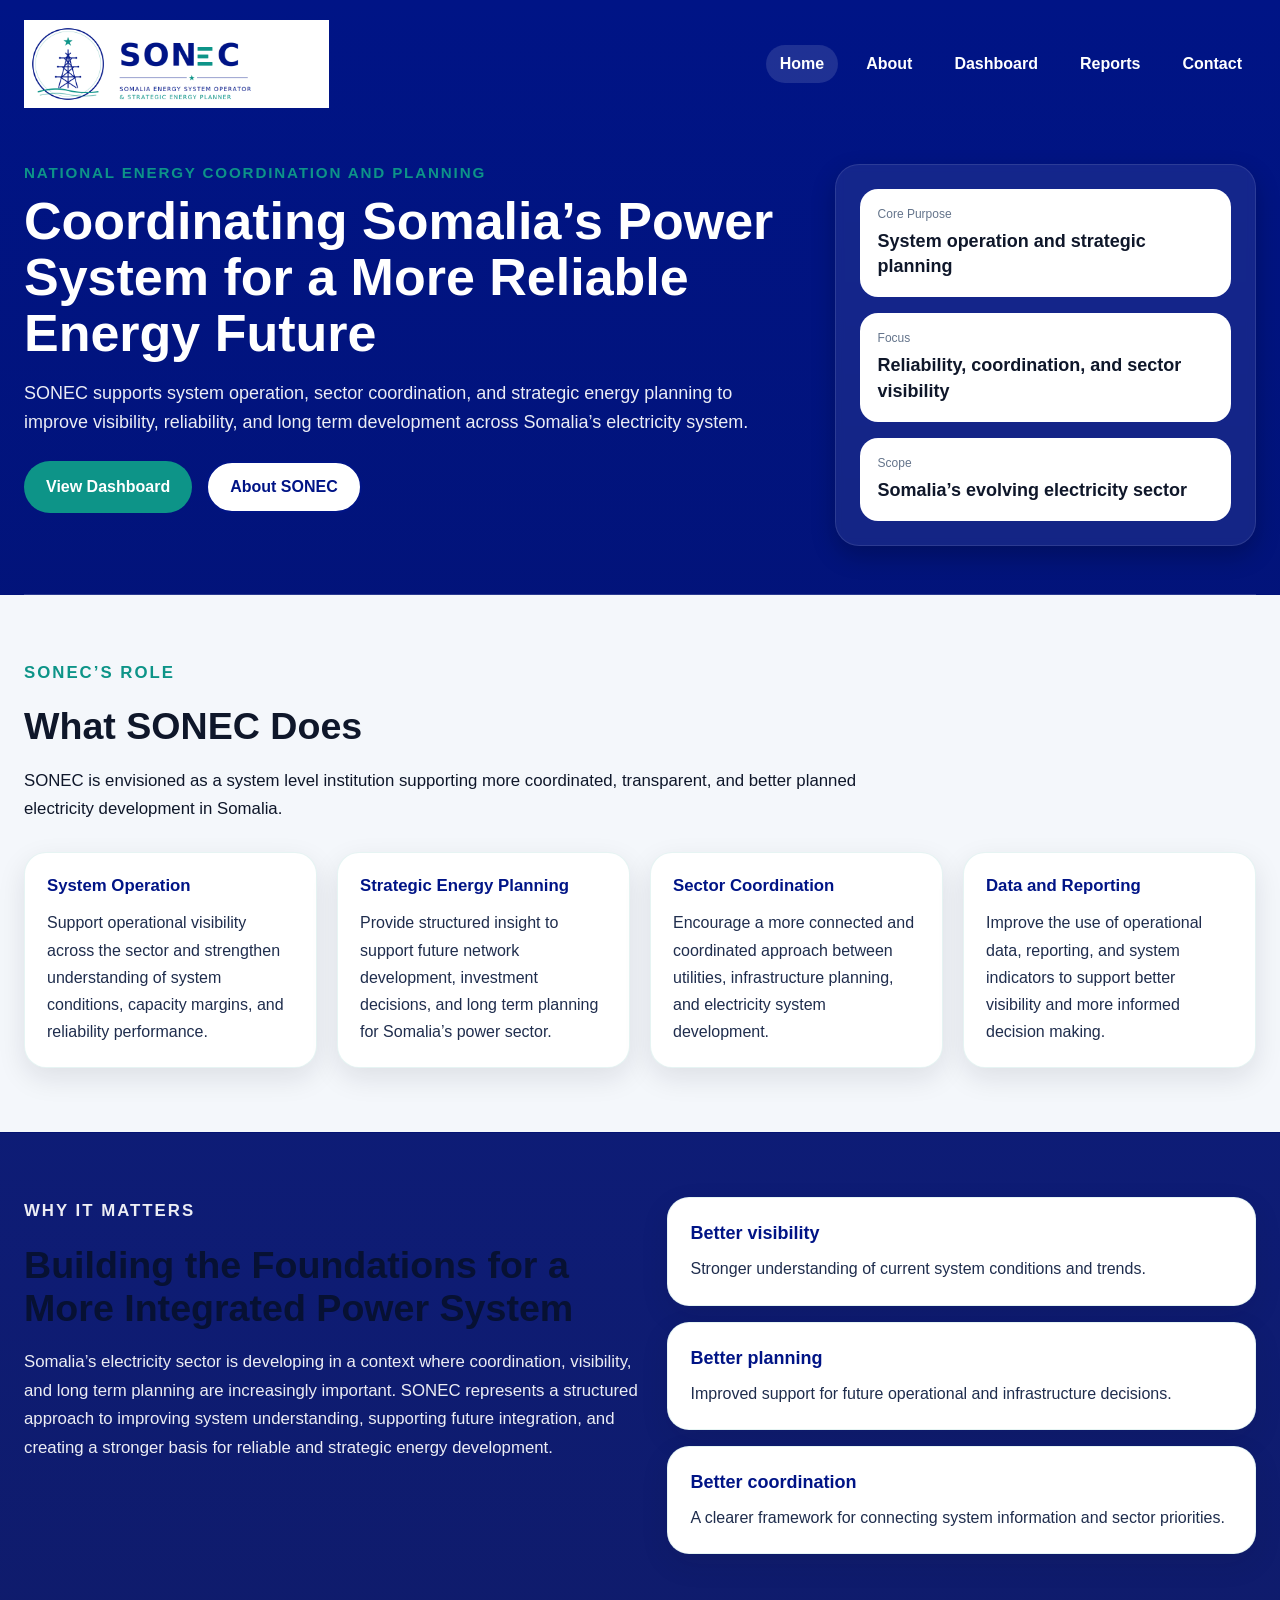
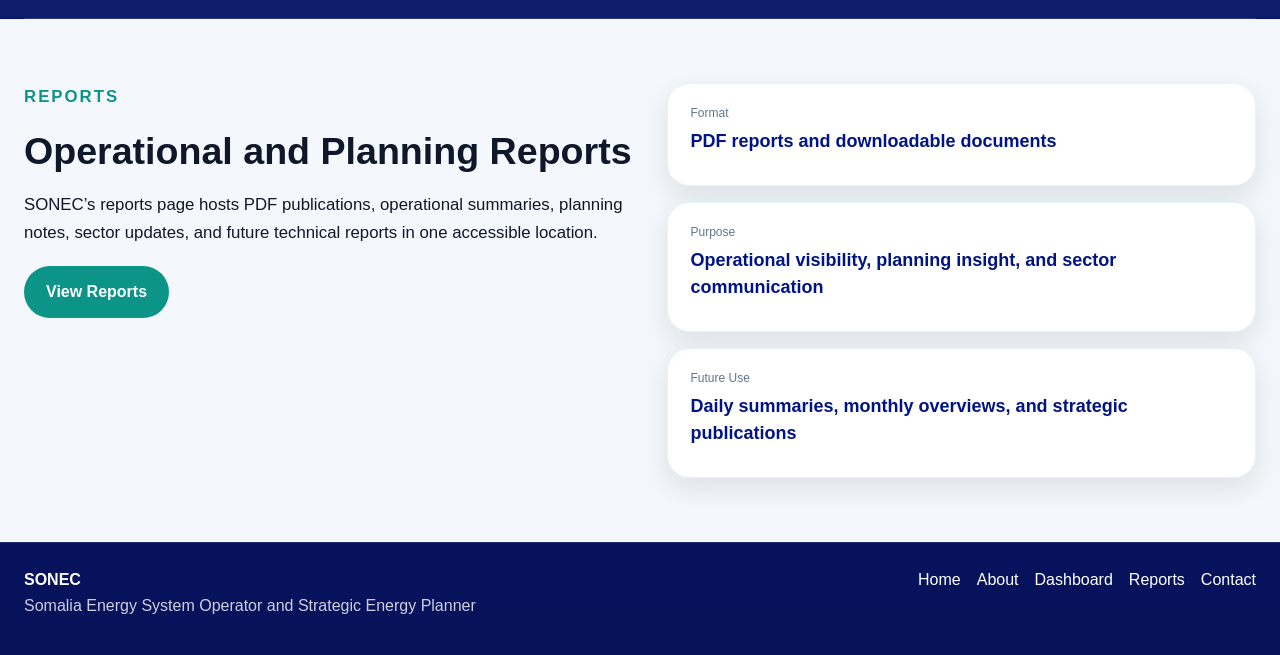
<file: index.html>
<!DOCTYPE html>
<html lang="en">
<head>
  <meta charset="UTF-8" />
  <meta name="viewport" content="width=device-width, initial-scale=1.0" />
  <title>SONEC | Somalia Energy System Operator</title>
  <link rel="stylesheet" href="style.css" />
</head>
<body>
  <header class="site-header">
    <div class="container nav-wrap">
      <a href="index.html" class="logo-link">
        <img src="./assets/logo-horizontal.png" alt="SONEC logo" class="site-logo" />
      </a>

      <nav class="site-nav">
        <a href="index.html" class="nav-link active">Home</a>
        <a href="about.html" class="nav-link">About</a>
        <a href="dashboard.html" class="nav-link">Dashboard</a>
        <a href="reports.html" class="nav-link">Reports</a>
        <a href="contact.html" class="nav-link">Contact</a>
      </nav>
    </div>
  </header>

  <main>
    <section class="hero section-block hero-block">
      <div class="container hero-grid">
        <div class="hero-text">
          <p class="eyebrow">National Energy Coordination and Planning</p>
          <h1>Coordinating Somalia’s Power System for a More Reliable Energy Future</h1>
          <p class="hero-copy">
            SONEC supports system operation, sector coordination, and strategic energy planning
            to improve visibility, reliability, and long term development across Somalia’s electricity system.
          </p>

          <div class="hero-actions">
            <a href="dashboard.html" class="btn btn-primary">View Dashboard</a>
            <a href="about.html" class="btn btn-secondary">About SONEC</a>
          </div>
        </div>

        <div class="hero-card">
          <div class="hero-stat">
            <span class="hero-stat-label">Core Purpose</span>
            <strong>System operation and strategic planning</strong>
          </div>

          <div class="hero-stat">
            <span class="hero-stat-label">Focus</span>
            <strong>Reliability, coordination, and sector visibility</strong>
          </div>

          <div class="hero-stat">
            <span class="hero-stat-label">Scope</span>
            <strong>Somalia’s evolving electricity sector</strong>
          </div>
        </div>
      </div>
    </section>

    <section class="section-divider">
      <div class="container">
        <div class="divider-line"></div>
      </div>
    </section>

    <section class="role-section section-block section-light">
      <div class="container">
        <div class="section-heading dark-text">
          <p class="eyebrow">SONEC’s Role</p>
          <h2>What SONEC Does</h2>
          <p>
            SONEC is envisioned as a system level institution supporting more coordinated,
            transparent, and better planned electricity development in Somalia.
          </p>
        </div>

        <div class="role-grid">
          <div class="role-card">
            <h3>System Operation</h3>
            <p>
              Support operational visibility across the sector and strengthen understanding of system conditions,
              capacity margins, and reliability performance.
            </p>
          </div>

          <div class="role-card">
            <h3>Strategic Energy Planning</h3>
            <p>
              Provide structured insight to support future network development, investment decisions,
              and long term planning for Somalia’s power sector.
            </p>
          </div>

          <div class="role-card">
            <h3>Sector Coordination</h3>
            <p>
              Encourage a more connected and coordinated approach between utilities, infrastructure planning,
              and electricity system development.
            </p>
          </div>

          <div class="role-card">
            <h3>Data and Reporting</h3>
            <p>
              Improve the use of operational data, reporting, and system indicators to support
              better visibility and more informed decision making.
            </p>
          </div>
        </div>
      </div>
    </section>

    <section class="section-divider">
      <div class="container">
        <div class="divider-line divider-light"></div>
      </div>
    </section>

    <section class="importance-section section-block section-dark-alt">
      <div class="container importance-grid">
        <div class="importance-text">
          <p class="eyebrow">Why It Matters</p>
          <h2>Building the Foundations for a More Integrated Power System</h2>
          <p>
            Somalia’s electricity sector is developing in a context where coordination, visibility,
            and long term planning are increasingly important. SONEC represents a structured approach
            to improving system understanding, supporting future integration, and creating a stronger
            basis for reliable and strategic energy development.
          </p>
        </div>

        <div class="importance-points">
          <div class="point-card">
            <strong>Better visibility</strong>
            <span>Stronger understanding of current system conditions and trends.</span>
          </div>

          <div class="point-card">
            <strong>Better planning</strong>
            <span>Improved support for future operational and infrastructure decisions.</span>
          </div>

          <div class="point-card">
            <strong>Better coordination</strong>
            <span>A clearer framework for connecting system information and sector priorities.</span>
          </div>
        </div>
      </div>
    </section>

    <section class="section-divider">
      <div class="container">
        <div class="divider-line"></div>
      </div>
    </section>

    <section class="reports-preview section-block section-light">
      <div class="container reports-preview-grid">
        <div class="reports-preview-text dark-text">
          <p class="eyebrow">Reports</p>
          <h2>Operational and Planning Reports</h2>
          <p>
            SONEC’s reports page hosts PDF publications, operational summaries, planning notes,
            sector updates, and future technical reports in one accessible location.
          </p>
          <a href="reports.html" class="btn btn-primary">View Reports</a>
        </div>

        <div class="reports-preview-card">
          <div class="report-mini-card">
            <span class="report-mini-label">Format</span>
            <strong>PDF reports and downloadable documents</strong>
          </div>
          <div class="report-mini-card">
            <span class="report-mini-label">Purpose</span>
            <strong>Operational visibility, planning insight, and sector communication</strong>
          </div>
          <div class="report-mini-card">
            <span class="report-mini-label">Future Use</span>
            <strong>Daily summaries, monthly overviews, and strategic publications</strong>
          </div>
        </div>
      </div>
    </section>
  </main>

  <footer class="site-footer">
    <div class="container footer-wrap">
      <div>
        <strong>SONEC</strong>
        <p>Somalia Energy System Operator and Strategic Energy Planner</p>
      </div>

      <div class="footer-links">
        <a href="index.html">Home</a>
        <a href="about.html">About</a>
        <a href="dashboard.html">Dashboard</a>
        <a href="reports.html">Reports</a>
        <a href="contact.html">Contact</a>
      </div>
    </div>
  </footer>
</body>
</html>
</file>
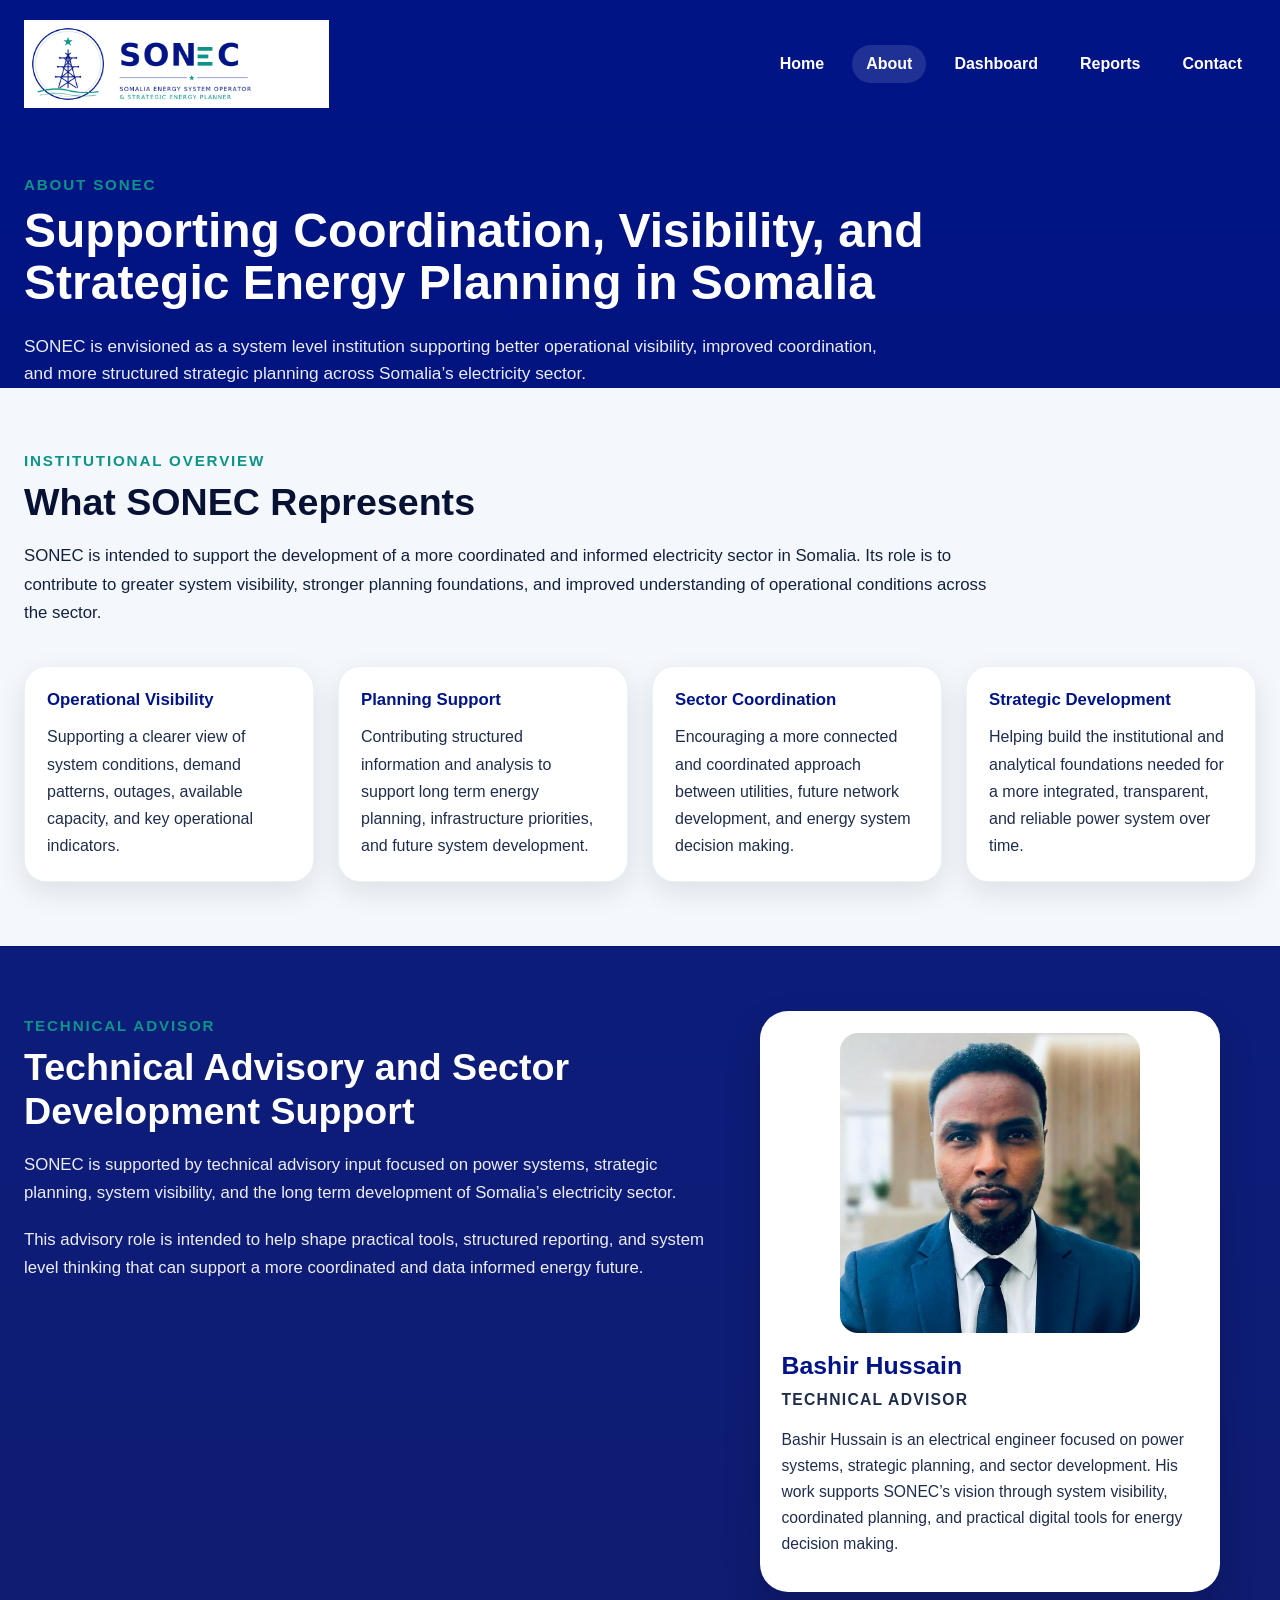
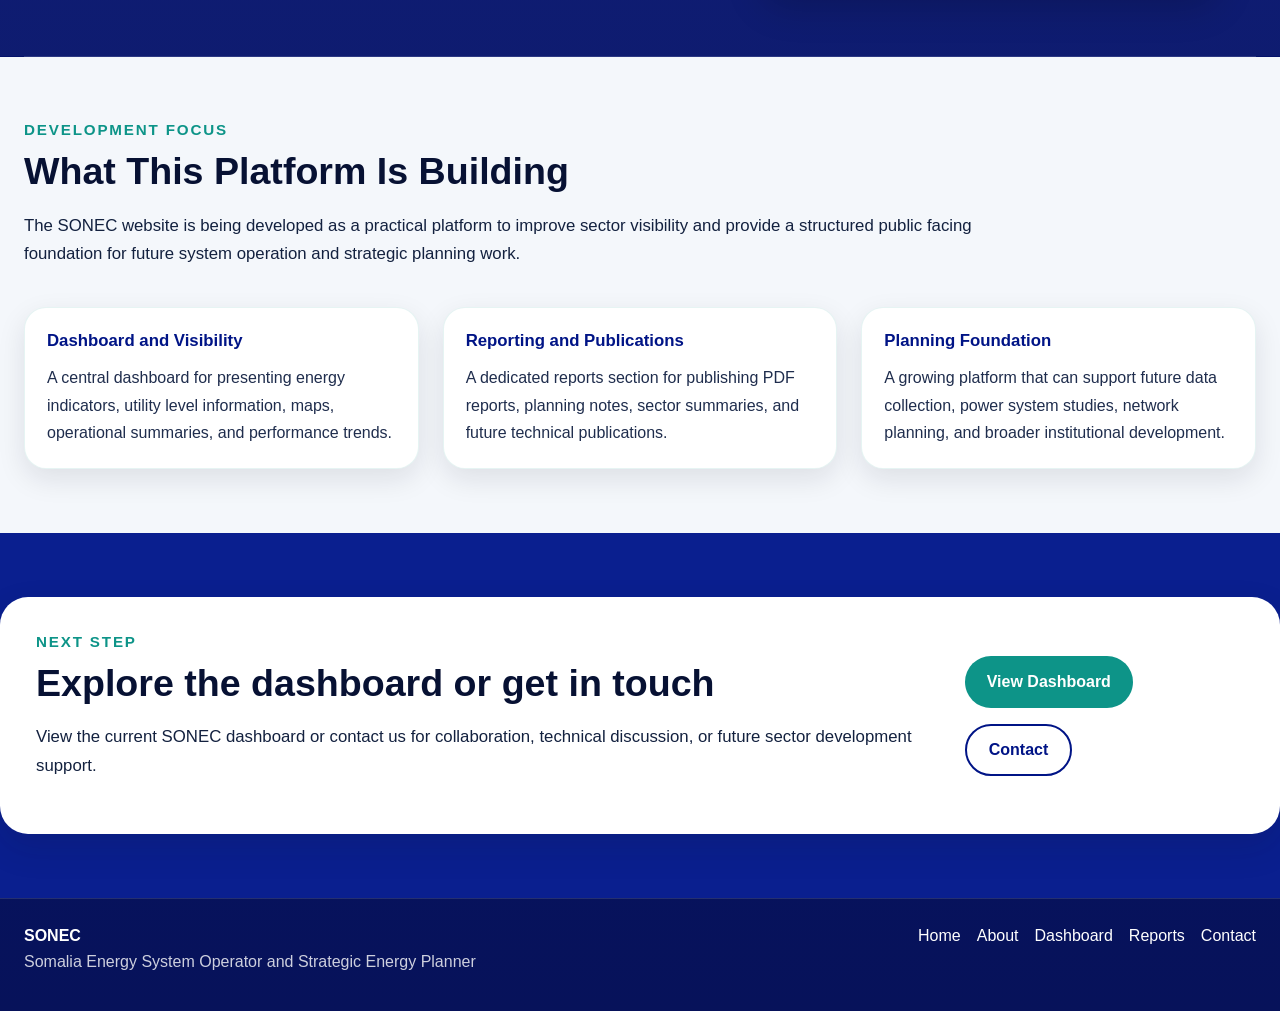
<file: about.html>
<!DOCTYPE html>
<html lang="en">
<head>
  <meta charset="UTF-8" />
  <meta name="viewport" content="width=device-width, initial-scale=1.0" />
  <title>SONEC | About</title>
  <link rel="stylesheet" href="style.css" />
</head>
<body>
  <header class="site-header">
    <div class="container nav-wrap">
      <a href="index.html" class="logo-link">
        <img src="./assets/logo-horizontal.png" alt="SONEC logo" class="site-logo" />
      </a>

      <nav class="site-nav">
        <a href="index.html" class="nav-link">Home</a>
        <a href="about.html" class="nav-link active">About</a>
        <a href="dashboard.html" class="nav-link">Dashboard</a>
        <a href="reports.html" class="nav-link">Reports</a>
        <a href="contact.html" class="nav-link">Contact</a>
      </nav>
    </div>
  </header>

  <main>
    <section class="page-hero">
      <div class="container">
        <p class="section-eyebrow">ABOUT SONEC</p>
        <h1 class="page-title">
          Supporting Coordination, Visibility, and Strategic Energy Planning in Somalia
        </h1>
        <p class="page-subtitle">
          SONEC is envisioned as a system level institution supporting better operational visibility,
          improved coordination, and more structured strategic planning across Somalia’s electricity sector.
        </p>
      </div>
    </section>

    <section class="content-section light-section">
      <div class="container">
        <p class="section-eyebrow">INSTITUTIONAL OVERVIEW</p>
        <h2 class="section-title">What SONEC Represents</h2>
        <p class="section-text section-text-wide">
          SONEC is intended to support the development of a more coordinated and informed electricity sector
          in Somalia. Its role is to contribute to greater system visibility, stronger planning foundations,
          and improved understanding of operational conditions across the sector.
        </p>

        <div class="feature-grid four-grid">
          <div class="info-card">
            <h3>Operational Visibility</h3>
            <p>
              Supporting a clearer view of system conditions, demand patterns, outages, available capacity,
              and key operational indicators.
            </p>
          </div>

          <div class="info-card">
            <h3>Planning Support</h3>
            <p>
              Contributing structured information and analysis to support long term energy planning,
              infrastructure priorities, and future system development.
            </p>
          </div>

          <div class="info-card">
            <h3>Sector Coordination</h3>
            <p>
              Encouraging a more connected and coordinated approach between utilities, future network
              development, and energy system decision making.
            </p>
          </div>

          <div class="info-card">
            <h3>Strategic Development</h3>
            <p>
              Helping build the institutional and analytical foundations needed for a more integrated,
              transparent, and reliable power system over time.
            </p>
          </div>
        </div>
      </div>
    </section>

    <section class="section-divider">
      <div class="container">
        <div class="divider-line divider-light"></div>
      </div>
    </section>

    <section class="content-section dark-section">
      <div class="container advisor-section">
        <div class="advisor-text-block">
          <p class="section-eyebrow">TECHNICAL ADVISOR</p>
          <h2 class="section-title section-title-light">Technical Advisory and Sector Development Support</h2>

          <p class="section-text section-text-light">
            SONEC is supported by technical advisory input focused on power systems, strategic planning,
            system visibility, and the long term development of Somalia’s electricity sector.
          </p>

          <p class="section-text section-text-light">
            This advisory role is intended to help shape practical tools, structured reporting, and
            system level thinking that can support a more coordinated and data informed energy future.
          </p>
        </div>

        <div class="advisor-profile-card">
          <img src="./assets/profile.jpeg" alt="Technical Advisor profile photo" class="advisor-image" />

          <div class="advisor-profile-content">
            <h3 class="advisor-name">Bashir Hussain</h3>
            <p class="advisor-role">Technical Advisor</p>

            <p>
              Bashir Hussain is an electrical engineer focused on power systems, strategic planning,
              and sector development. His work supports SONEC’s vision through system visibility,
              coordinated planning, and practical digital tools for energy decision making.
            </p>
          </div>
        </div>
      </div>
    </section>

    <section class="section-divider">
      <div class="container">
        <div class="divider-line"></div>
      </div>
    </section>

    <section class="content-section light-section">
      <div class="container">
        <p class="section-eyebrow">DEVELOPMENT FOCUS</p>
        <h2 class="section-title">What This Platform Is Building</h2>
        <p class="section-text section-text-wide">
          The SONEC website is being developed as a practical platform to improve sector visibility and
          provide a structured public facing foundation for future system operation and strategic planning work.
        </p>

        <div class="feature-grid three-grid">
          <div class="info-card">
            <h3>Dashboard and Visibility</h3>
            <p>
              A central dashboard for presenting energy indicators, utility level information, maps,
              operational summaries, and performance trends.
            </p>
          </div>

          <div class="info-card">
            <h3>Reporting and Publications</h3>
            <p>
              A dedicated reports section for publishing PDF reports, planning notes, sector summaries,
              and future technical publications.
            </p>
          </div>

          <div class="info-card">
            <h3>Planning Foundation</h3>
            <p>
              A growing platform that can support future data collection, power system studies,
              network planning, and broader institutional development.
            </p>
          </div>
        </div>
      </div>
    </section>

    <section class="content-section cta-section">
      <div class="container cta-card">
        <div>
          <p class="section-eyebrow">NEXT STEP</p>
          <h2 class="section-title">Explore the dashboard or get in touch</h2>
          <p class="section-text">
            View the current SONEC dashboard or contact us for collaboration, technical discussion,
            or future sector development support.
          </p>
        </div>

        <div class="cta-actions">
          <a href="dashboard.html" class="btn btn-primary">View Dashboard</a>
          <a href="contact.html" class="btn btn-secondary">Contact</a>
        </div>
      </div>
    </section>
  </main>

  <footer class="site-footer">
    <div class="container footer-wrap">
      <div>
        <strong>SONEC</strong>
        <p>Somalia Energy System Operator and Strategic Energy Planner</p>
      </div>

      <div class="footer-links">
        <a href="index.html">Home</a>
        <a href="about.html">About</a>
        <a href="dashboard.html">Dashboard</a>
        <a href="reports.html">Reports</a>
        <a href="contact.html">Contact</a>
      </div>
    </div>
  </footer>
</body>
</html>
</file>
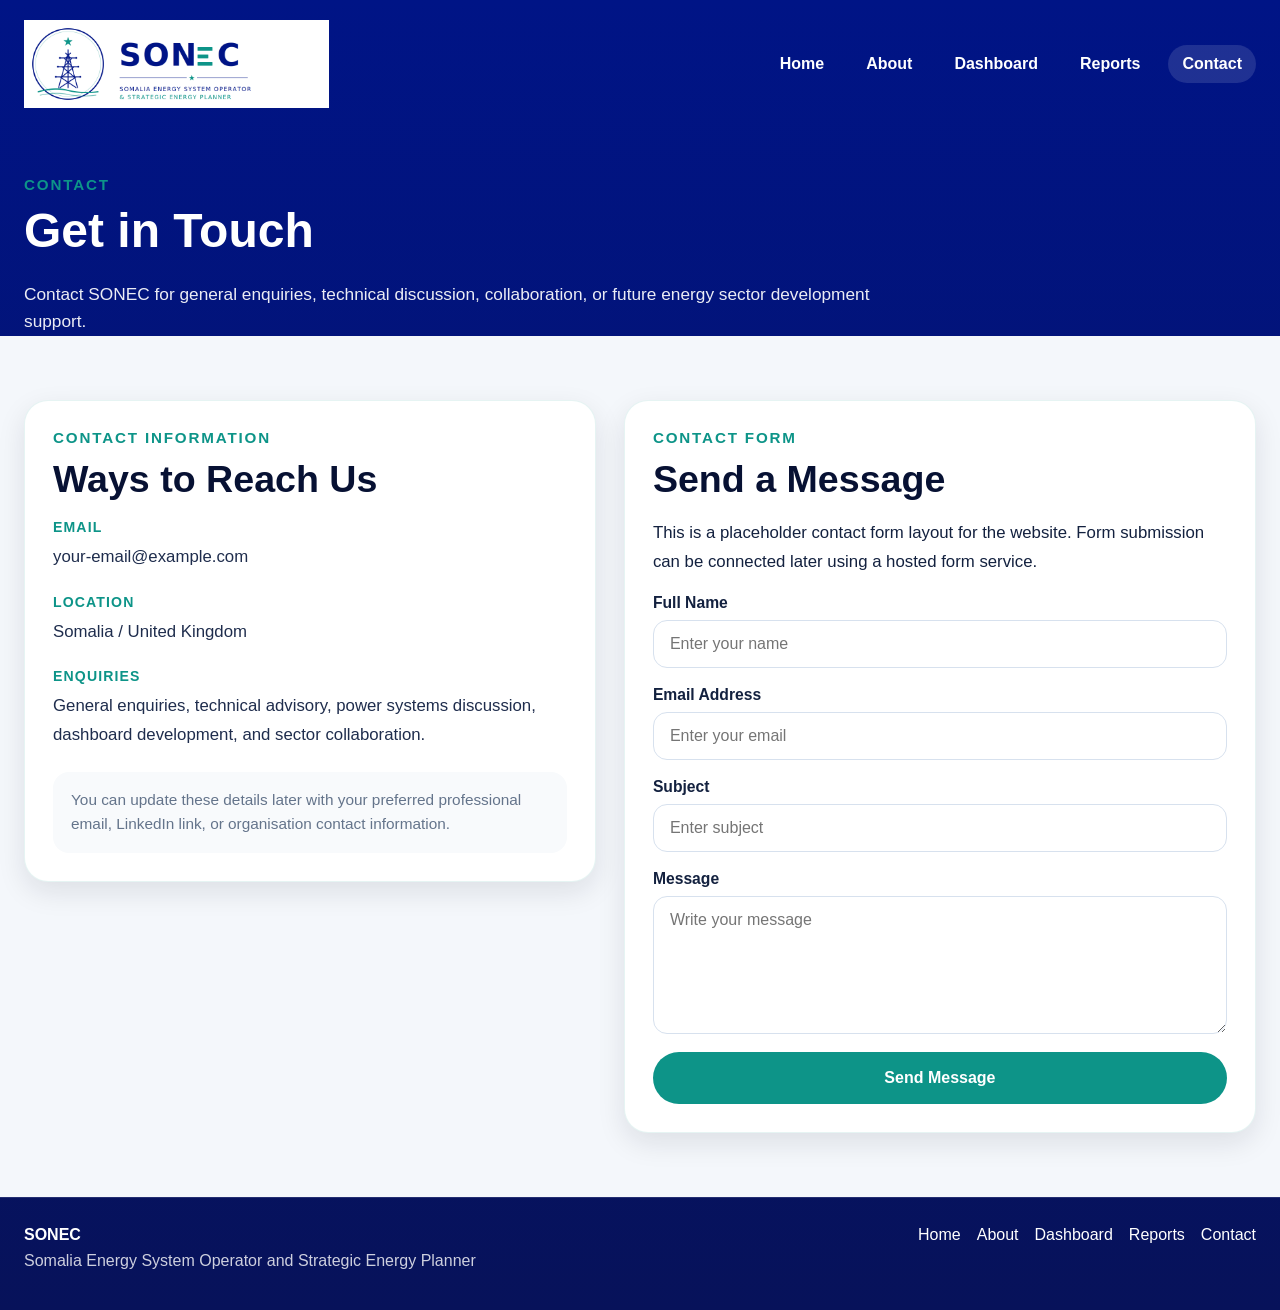
<file: contact.html>
<!DOCTYPE html>
<html lang="en">
<head>
  <meta charset="UTF-8" />
  <meta name="viewport" content="width=device-width, initial-scale=1.0" />
  <title>Contact | SONEC</title>
  <link rel="stylesheet" href="style.css" />
</head>
<body>
  <header class="site-header">
    <div class="container nav-wrap">
      <a href="index.html" class="logo-link">
        <img src="./assets/logo-horizontal.png" alt="SONEC logo" class="site-logo" />
      </a>

      <nav class="site-nav">
        <a href="index.html" class="nav-link">Home</a>
        <a href="about.html" class="nav-link">About</a>
        <a href="dashboard.html" class="nav-link">Dashboard</a>
        <a href="reports.html" class="nav-link">Reports</a>
        <a href="contact.html" class="nav-link active">Contact</a>
      </nav>
    </div>
  </header>

  <main>
    <section class="page-hero">
      <div class="container">
        <p class="section-eyebrow">CONTACT</p>
        <h1 class="page-title">Get in Touch</h1>
        <p class="page-subtitle">
          Contact SONEC for general enquiries, technical discussion, collaboration,
          or future energy sector development support.
        </p>
      </div>
    </section>

    <section class="content-section light-section">
      <div class="container contact-grid">
        <div class="contact-info-card">
          <p class="section-eyebrow">Contact Information</p>
          <h2 class="section-title">Ways to Reach Us</h2>

          <div class="contact-item">
            <span class="contact-label">Email</span>
            <p class="contact-value">your-email@example.com</p>
          </div>

          <div class="contact-item">
            <span class="contact-label">Location</span>
            <p class="contact-value">Somalia / United Kingdom</p>
          </div>

          <div class="contact-item">
            <span class="contact-label">Enquiries</span>
            <p class="contact-value">
              General enquiries, technical advisory, power systems discussion,
              dashboard development, and sector collaboration.
            </p>
          </div>

          <div class="contact-note">
            You can update these details later with your preferred professional email,
            LinkedIn link, or organisation contact information.
          </div>
        </div>

        <div class="contact-form-card">
          <p class="section-eyebrow">Contact Form</p>
          <h2 class="section-title">Send a Message</h2>
          <p class="section-text">
            This is a placeholder contact form layout for the website. Form submission
            can be connected later using a hosted form service.
          </p>

          <form class="contact-form" onsubmit="return false;">
            <div class="form-row">
              <label for="name">Full Name</label>
              <input id="name" type="text" placeholder="Enter your name" />
            </div>

            <div class="form-row">
              <label for="email">Email Address</label>
              <input id="email" type="email" placeholder="Enter your email" />
            </div>

            <div class="form-row">
              <label for="subject">Subject</label>
              <input id="subject" type="text" placeholder="Enter subject" />
            </div>

            <div class="form-row">
              <label for="message">Message</label>
              <textarea id="message" rows="6" placeholder="Write your message"></textarea>
            </div>

            <button class="btn btn-primary" type="submit">Send Message</button>
          </form>
        </div>
      </div>
    </section>
  </main>

  <footer class="site-footer">
    <div class="container footer-wrap">
      <div>
        <strong>SONEC</strong>
        <p>Somalia Energy System Operator and Strategic Energy Planner</p>
      </div>

      <div class="footer-links">
        <a href="index.html">Home</a>
        <a href="about.html">About</a>
        <a href="dashboard.html">Dashboard</a>
        <a href="reports.html">Reports</a>
        <a href="contact.html">Contact</a>
      </div>
    </div>
  </footer>
</body>
</html>
</file>
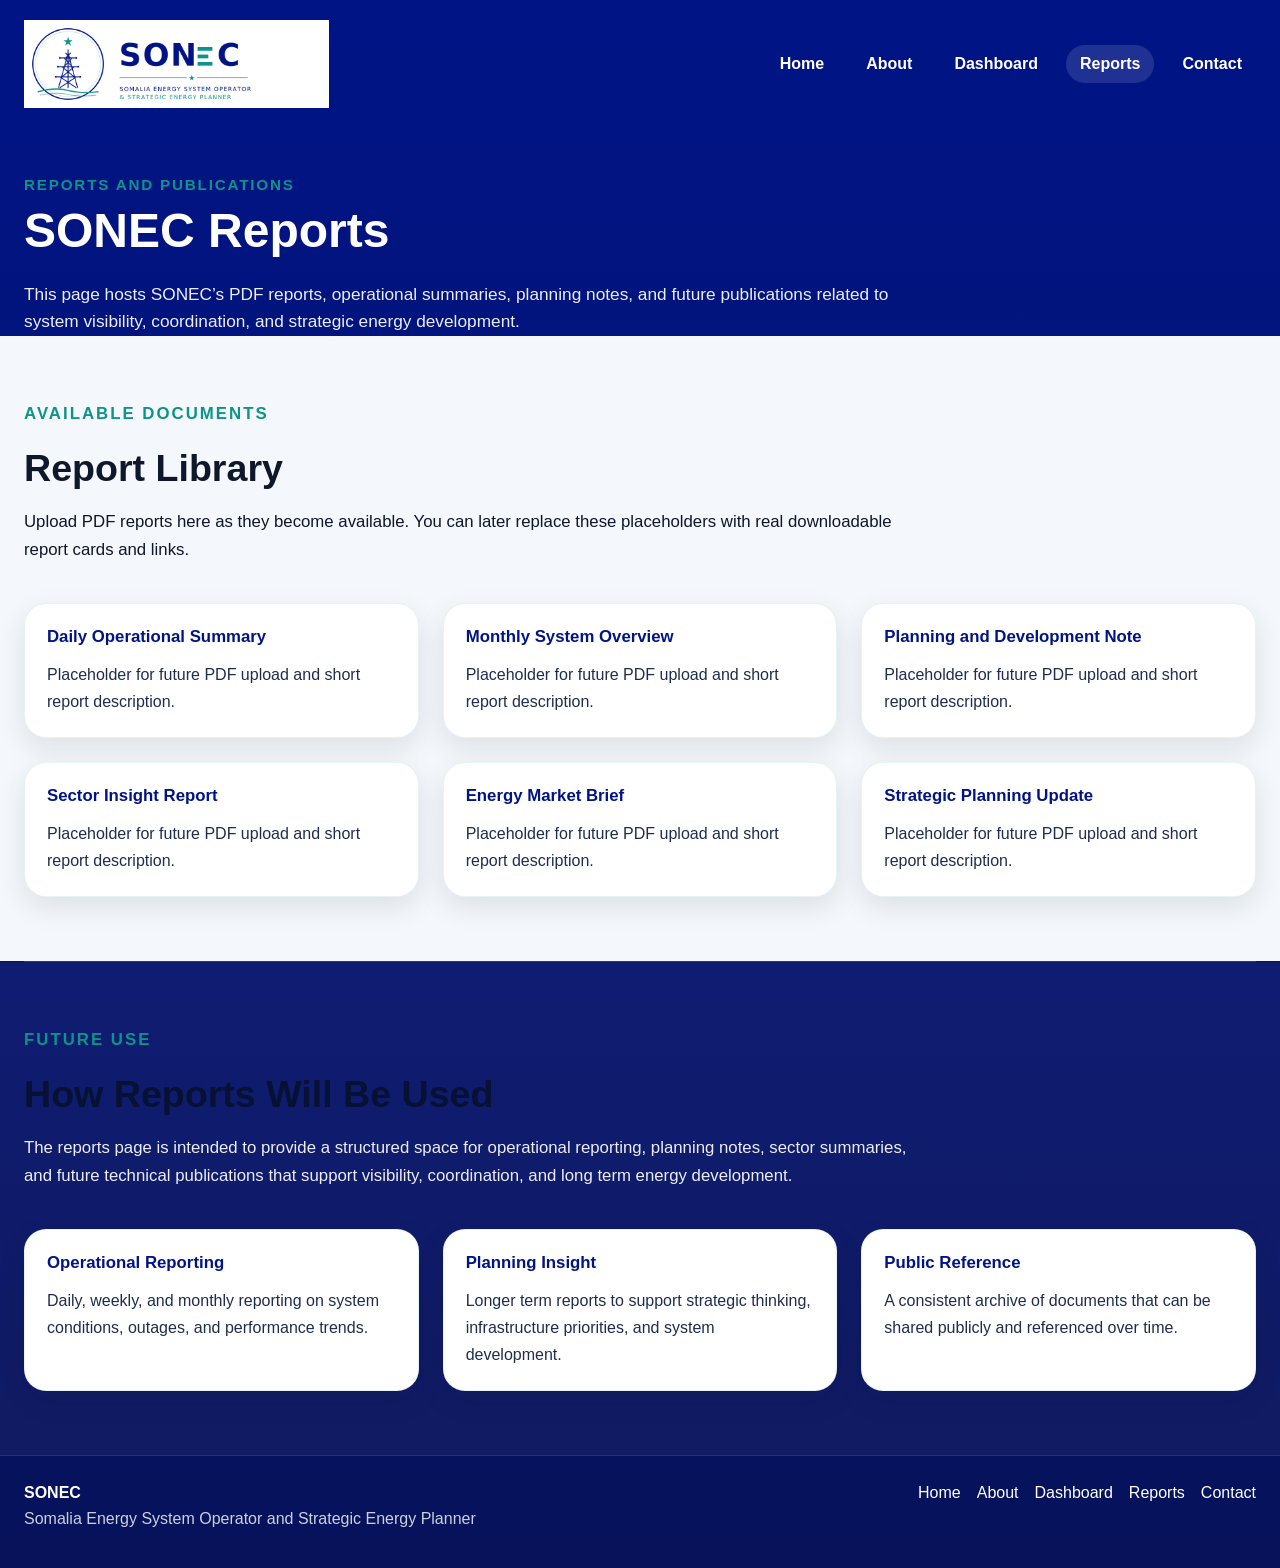
<file: reports.html>
<!DOCTYPE html>
<html lang="en">
<head>
  <meta charset="UTF-8" />
  <meta name="viewport" content="width=device-width, initial-scale=1.0" />
  <title>SONEC | Reports</title>
  <link rel="stylesheet" href="style.css" />
</head>
<body>
  <header class="site-header">
    <div class="container nav-wrap">
      <a href="index.html" class="logo-link">
        <img src="./assets/logo-horizontal.png" alt="SONEC logo" class="site-logo" />
      </a>

      <nav class="site-nav">
        <a href="index.html" class="nav-link">Home</a>
        <a href="about.html" class="nav-link">About</a>
        <a href="dashboard.html" class="nav-link">Dashboard</a>
        <a href="reports.html" class="nav-link active">Reports</a>
        <a href="contact.html" class="nav-link">Contact</a>
      </nav>
    </div>
  </header>

  <main>
    <section class="page-hero">
      <div class="container">
        <p class="section-eyebrow">REPORTS AND PUBLICATIONS</p>
        <h1 class="page-title">SONEC Reports</h1>
        <p class="page-subtitle">
          This page hosts SONEC’s PDF reports, operational summaries, planning notes,
          and future publications related to system visibility, coordination, and strategic energy development.
        </p>
      </div>
    </section>

    <section class="content-section light-section">
      <div class="container">
        <div class="section-heading dark-text">
          <p class="section-eyebrow">AVAILABLE DOCUMENTS</p>
          <h2 class="section-title">Report Library</h2>
          <p class="section-text section-text-wide">
            Upload PDF reports here as they become available. You can later replace these placeholders
            with real downloadable report cards and links.
          </p>
        </div>

        <div class="feature-grid three-grid">
          <div class="info-card">
            <h3>Daily Operational Summary</h3>
            <p>
              Placeholder for future PDF upload and short report description.
            </p>
          </div>

          <div class="info-card">
            <h3>Monthly System Overview</h3>
            <p>
              Placeholder for future PDF upload and short report description.
            </p>
          </div>

          <div class="info-card">
            <h3>Planning and Development Note</h3>
            <p>
              Placeholder for future PDF upload and short report description.
            </p>
          </div>

          <div class="info-card">
            <h3>Sector Insight Report</h3>
            <p>
              Placeholder for future PDF upload and short report description.
            </p>
          </div>

          <div class="info-card">
            <h3>Energy Market Brief</h3>
            <p>
              Placeholder for future PDF upload and short report description.
            </p>
          </div>

          <div class="info-card">
            <h3>Strategic Planning Update</h3>
            <p>
              Placeholder for future PDF upload and short report description.
            </p>
          </div>
        </div>
      </div>
    </section>

    <section class="section-divider">
      <div class="container">
        <div class="divider-line"></div>
      </div>
    </section>

    <section class="content-section dark-section">
      <div class="container">
        <div class="section-heading">
          <p class="section-eyebrow">FUTURE USE</p>
          <h2 class="section-title section-title-light">How Reports Will Be Used</h2>
          <p class="section-text section-text-light section-text-wide">
            The reports page is intended to provide a structured space for operational reporting,
            planning notes, sector summaries, and future technical publications that support visibility,
            coordination, and long term energy development.
          </p>
        </div>

        <div class="feature-grid three-grid">
          <div class="info-card">
            <h3>Operational Reporting</h3>
            <p>
              Daily, weekly, and monthly reporting on system conditions, outages, and performance trends.
            </p>
          </div>

          <div class="info-card">
            <h3>Planning Insight</h3>
            <p>
              Longer term reports to support strategic thinking, infrastructure priorities, and system development.
            </p>
          </div>

          <div class="info-card">
            <h3>Public Reference</h3>
            <p>
              A consistent archive of documents that can be shared publicly and referenced over time.
            </p>
          </div>
        </div>
      </div>
    </section>
  </main>

  <footer class="site-footer">
    <div class="container footer-wrap">
      <div>
        <strong>SONEC</strong>
        <p>Somalia Energy System Operator and Strategic Energy Planner</p>
      </div>

      <div class="footer-links">
        <a href="index.html">Home</a>
        <a href="about.html">About</a>
        <a href="dashboard.html">Dashboard</a>
        <a href="reports.html">Reports</a>
        <a href="contact.html">Contact</a>
      </div>
    </div>
  </footer>
</body>
</html>
</file>
<file: style.css>
* {
  box-sizing: border-box;
}

:root {
  --primary: #001486;
  --accent: #0D9488;
  --bg: #07125a;
  --bg-soft: #0d1d7a;
  --panel: #ffffff;
  --panel-soft: #f8fafc;
  --text: #0f172a;
  --muted: #64748b;
  --border: #dbe4f0;
  --shadow: 0 10px 24px rgba(0, 0, 0, 0.22);

  --green-bg: #ecfdf5;
  --green-border: #10b981;

  --amber-bg: #fffbeb;
  --amber-border: #f59e0b;

  --red-bg: #fef2f2;
  --red-border: #ef4444;
}

html {
  scroll-behavior: smooth;
}

body {
  margin: 0;
  font-family: Arial, Helvetica, sans-serif;
  background: linear-gradient(180deg, var(--primary), var(--bg));
  color: white;
}

.container {
  max-width: 1320px;
  margin: 0 auto;
  padding: 0 24px;
}

/* =========================
   SHARED HEADER / NAV
========================= */

.site-header {
  padding: 20px 0;
}

.nav-wrap {
  display: flex;
  align-items: center;
  justify-content: space-between;
  gap: 20px;
}

.logo-link,
.brand,
.brand-row {
  display: inline-flex;
  align-items: center;
  text-decoration: none;
}

.site-logo,
.brand-logo {
  height: 88px;
  width: auto;
  display: block;
}

.site-nav,
.main-nav {
  display: flex;
  gap: 14px;
  flex-wrap: wrap;
  justify-content: flex-end;
}

.nav-link,
.main-nav a {
  color: white;
  text-decoration: none;
  font-weight: 600;
  padding: 10px 14px;
  border-radius: 999px;
  transition: 0.2s ease;
}

.nav-link:hover,
.nav-link.active,
.main-nav a:hover,
.main-nav a.active {
  background: rgba(255, 255, 255, 0.12);
}

/* =========================
   SHARED BUTTONS
========================= */

.btn {
  display: inline-flex;
  align-items: center;
  justify-content: center;
  min-height: 52px;
  padding: 0 22px;
  border-radius: 999px;
  font-weight: 700;
  font-size: 1rem;
  text-decoration: none;
  transition: 0.2s ease;
  border: none;
  cursor: pointer;
}

.btn-primary {
  background: var(--accent);
  color: #ffffff;
}

.btn-primary:hover {
  background: #0b7f76;
}

.btn-secondary {
  background: #ffffff;
  color: var(--primary);
  border: 2px solid var(--primary);
}

.btn-secondary:hover {
  background: #eef2ff;
}

/* =========================
   SHARED TYPOGRAPHY / SECTIONS
========================= */

.section-block,
.content-section {
  padding: 64px 0;
}

.hero-block,
.page-hero {
  padding-top: 48px;
}

.section-light,
.light-section {
  background: #f4f7fb;
  color: var(--text);
}

.section-dark-alt,
.dark-section {
  background: rgba(255, 255, 255, 0.04);
}

.cta-section {
  background: #0a1f8f;
}

.section-divider {
  padding: 0;
}

.divider-line {
  height: 1px;
  background: rgba(255, 255, 255, 0.16);
}

.divider-light {
  background: rgba(0, 20, 134, 0.12);
}

.eyebrow,
.section-eyebrow {
  margin: 0 0 12px;
  font-size: 0.95rem;
  font-weight: 800;
  letter-spacing: 0.12em;
  text-transform: uppercase;
  color: #0d9488;
}

.section-title,
.section-heading h2,
.importance-text h2,
.reports-preview-text h2,
.advisor-text h2 {
  margin: 0 0 18px;
  font-size: 2.35rem;
  line-height: 1.15;
  font-weight: 800;
  color: #071133;
}

.section-title-light {
  color: #ffffff;
}

.section-text,
.section-heading p,
.importance-text p,
.reports-preview-text p,
.advisor-copy {
  font-size: 1.05rem;
  line-height: 1.7;
  margin: 0 0 18px;
}

.section-text {
  color: #13213f;
}

.section-text-light,
.advisor-copy,
.importance-text p {
  color: rgba(255, 255, 255, 0.92);
}

.section-text-wide {
  max-width: 980px;
}

.section-heading {
  max-width: 900px;
  margin-bottom: 28px;
}

.dark-text h2,
.dark-text p {
  color: var(--text);
}

.dark-text .eyebrow,
.dark-text .section-eyebrow {
  color: var(--accent);
}

/* =========================
   SHARED CARDS / GRIDS
========================= */

.feature-grid {
  display: grid;
  gap: 24px;
  margin-top: 38px;
}

.four-grid {
  grid-template-columns: repeat(4, 1fr);
}

.three-grid {
  grid-template-columns: repeat(3, 1fr);
}

.role-grid {
  display: grid;
  grid-template-columns: repeat(4, 1fr);
  gap: 20px;
}

.info-card,
.role-card,
.point-card,
.report-mini-card {
  background: #ffffff;
  color: var(--text);
  border-radius: 22px;
  padding: 22px;
  box-shadow: 0 10px 28px rgba(15, 23, 42, 0.10);
  border: 1px solid rgba(13, 148, 136, 0.10);
}

.info-card h3,
.role-card h3 {
  margin: 0 0 12px;
  color: var(--primary);
  font-size: 1.05rem;
  line-height: 1.35;
}

.info-card p,
.role-card p,
.point-card span {
  margin: 0;
  color: #1f2d4d;
  line-height: 1.7;
}

.point-card strong,
.report-mini-card strong {
  display: block;
  margin-bottom: 8px;
  color: var(--primary);
  font-size: 18px;
  line-height: 1.5;
}

.report-mini-label,
.hero-stat-label,
.snapshot-label {
  display: block;
  font-size: 12px;
  color: var(--muted);
  margin-bottom: 8px;
}

/* =========================
   HOME PAGE
========================= */

.hero {
  padding: 36px 0 48px;
}

.hero-grid {
  display: grid;
  grid-template-columns: 1.3fr 0.7fr;
  gap: 28px;
  align-items: stretch;
}

.hero-text h1 {
  margin: 0 0 18px;
  font-size: 52px;
  line-height: 1.08;
  max-width: 900px;
}

.hero-copy {
  margin: 0 0 24px;
  font-size: 18px;
  line-height: 1.6;
  max-width: 760px;
  color: rgba(255, 255, 255, 0.92);
}

.hero-actions {
  display: flex;
  gap: 14px;
  flex-wrap: wrap;
}

.hero-card {
  background: rgba(255, 255, 255, 0.08);
  border: 1px solid rgba(255, 255, 255, 0.1);
  border-radius: 24px;
  padding: 24px;
  box-shadow: var(--shadow);
  backdrop-filter: blur(4px);
  display: flex;
  flex-direction: column;
  gap: 16px;
}

.hero-stat {
  background: white;
  color: var(--text);
  border-radius: 18px;
  padding: 18px;
}

.hero-stat strong {
  font-size: 18px;
  line-height: 1.4;
}

.importance-grid,
.reports-preview-grid {
  display: grid;
  grid-template-columns: 1fr 0.95fr;
  gap: 24px;
  align-items: start;
}

.importance-points,
.reports-preview-card {
  display: flex;
  flex-direction: column;
  gap: 16px;
}

/* =========================
   DASHBOARD
========================= */

.page-header {
  display: flex;
  justify-content: space-between;
  align-items: flex-start;
  gap: 24px;
  margin-bottom: 24px;
}

.site-topbar {
  align-items: flex-start;
}

.topbar-left {
  flex: 0 0 auto;
}

.topbar-right {
  flex: 1 1 auto;
  display: flex;
  flex-direction: column;
  align-items: flex-end;
  gap: 16px;
}

.header-right {
  display: flex;
  align-items: stretch;
  gap: 18px;
  flex-wrap: wrap;
}

.status-badge,
.date-box {
  min-height: 96px;
  min-width: 220px;
  border-radius: 22px;
  box-shadow: var(--shadow);
}

.status-badge {
  display: flex;
  align-items: center;
  justify-content: center;
  padding: 18px 24px;
  font-weight: 700;
  font-size: 16px;
  text-align: center;
}

.status-green {
  background: var(--green-bg);
  color: #047857;
}

.status-amber {
  background: var(--amber-bg);
  color: #b45309;
}

.status-red {
  background: var(--red-bg);
  color: #b91c1c;
}

.date-box {
  background: var(--panel);
  color: var(--text);
  padding: 16px 22px;
  border-top: 4px solid var(--accent);
  display: flex;
  flex-direction: column;
  justify-content: center;
}

.date-box span {
  display: block;
  font-size: 12px;
  color: var(--muted);
  margin-bottom: 6px;
}

.date-box strong {
  font-size: 18px;
  color: var(--primary);
}

.panel {
  background: var(--panel);
  color: var(--text);
  border-radius: 22px;
  padding: 22px;
  box-shadow: var(--shadow);
  border: 1px solid rgba(255, 255, 255, 0.08);
}

.panel h2 {
  margin: 0;
  font-size: 20px;
  color: var(--primary);
}

.panel-heading {
  display: flex;
  justify-content: space-between;
  align-items: center;
  margin-bottom: 14px;
}

.summary-grid {
  display: grid;
  grid-template-columns: 1fr 1fr;
  gap: 20px;
  margin-bottom: 24px;
}

.summary-panel {
  border-top: 5px solid var(--accent);
  min-height: 170px;
}

.summary-panel p {
  margin: 0;
  font-size: 16px;
  line-height: 1.5;
  color: var(--text);
}

.alerts-panel {
  margin-bottom: 24px;
}

.alerts-container {
  display: flex;
  flex-direction: column;
  gap: 12px;
}

.alert-card {
  border-radius: 16px;
  padding: 16px 18px;
  border-left: 6px solid;
}

.alert-card h3 {
  margin: 0 0 6px;
  font-size: 18px;
}

.alert-card p {
  margin: 0;
  font-size: 15px;
  line-height: 1.4;
}

.alert-green {
  background: var(--green-bg);
  border-color: var(--green-border);
}

.alert-amber {
  background: var(--amber-bg);
  border-color: var(--amber-border);
}

.alert-red {
  background: var(--red-bg);
  border-color: var(--red-border);
}

.map-snapshot-grid {
  display: grid;
  grid-template-columns: 2fr 1fr;
  gap: 20px;
  margin-bottom: 24px;
  align-items: stretch;
}

.map-panel {
  min-height: 560px;
}

.map-subtitle,
.snapshot-subtitle,
.utility-note {
  margin: 0 0 16px;
  color: var(--muted);
  font-size: 14px;
}

#somaliaMap {
  width: 100%;
  height: 500px;
  border-radius: 18px;
  overflow: hidden;
  border: 1px solid var(--border);
}

.leaflet-container {
  font-family: inherit;
}

.snapshot-panel {
  min-height: 560px;
  display: flex;
  flex-direction: column;
}

.snapshot-stack {
  display: flex;
  flex-direction: column;
  gap: 14px;
  flex: 1;
}

.snapshot-item {
  background: #f8fafc;
  border: 1px solid var(--border);
  border-radius: 16px;
  padding: 16px;
  display: flex;
  flex-direction: column;
  gap: 8px;
}

.snapshot-item-highlight {
  background: #eef6ff;
  border-left: 5px solid var(--accent);
}

.snapshot-item strong {
  font-size: 18px;
  color: var(--primary);
  line-height: 1.4;
}

.snapshot-note {
  margin-top: auto;
  padding: 16px;
  background: #f8fafc;
  border: 1px dashed var(--border);
  border-radius: 16px;
  color: var(--muted);
  font-size: 13px;
  line-height: 1.5;
}

.kpi-grid {
  display: grid;
  grid-template-columns: repeat(4, 1fr);
  gap: 18px;
  margin: 24px 0;
}

.kpi-card {
  background: var(--panel);
  color: var(--text);
  border-radius: 20px;
  padding: 18px;
  box-shadow: var(--shadow);
  border: 1px solid rgba(255, 255, 255, 0.08);
  border-top: 5px solid #cbd5e1;
}

.kpi-card.good {
  border-top-color: var(--accent);
}

.kpi-card.warn {
  border-top-color: #f59e0b;
}

.kpi-card.bad {
  border-top-color: #ef4444;
}

.kpi-label {
  display: block;
  font-size: 14px;
  color: var(--muted);
  margin-bottom: 10px;
}

.kpi-value {
  display: block;
  font-size: 34px;
  margin-bottom: 6px;
  color: var(--primary);
}

.kpi-unit {
  font-size: 13px;
  color: var(--muted);
}

.charts-grid {
  display: grid;
  grid-template-columns: 1fr 1fr;
  gap: 20px;
}

.charts-grid-top {
  margin-top: 4px;
  margin-bottom: 20px;
}

.charts-grid-bottom {
  margin-bottom: 24px;
}

.chart-panel {
  min-height: 400px;
}

canvas {
  width: 100% !important;
  height: 310px !important;
}

.utility-panel {
  margin-bottom: 24px;
}

.utility-header {
  gap: 16px;
  flex-wrap: wrap;
}

.tabs {
  display: flex;
  gap: 10px;
  flex-wrap: wrap;
}

.tab-button {
  border: 1px solid var(--border);
  background: #f8fafc;
  color: var(--primary);
  border-radius: 999px;
  padding: 10px 16px;
  font-weight: 700;
  cursor: pointer;
}

.tab-button.active {
  background: var(--primary);
  color: white;
  border-color: var(--primary);
}

.utility-table-wrapper {
  overflow-x: auto;
}

.utility-table {
  width: 100%;
  border-collapse: collapse;
  min-width: 980px;
}

.utility-table th,
.utility-table td {
  text-align: left;
  padding: 14px 12px;
  border-bottom: 1px solid var(--border);
  font-size: 14px;
  color: var(--text);
}

.utility-table th {
  color: var(--primary);
  background: #f8fafc;
}

.status-pill {
  display: inline-flex;
  align-items: center;
  justify-content: center;
  width: fit-content;
  padding: 6px 12px;
  border-radius: 999px;
  font-size: 12px;
  font-weight: 700;
}

.status-pill.green {
  background: var(--green-bg);
  color: #047857;
}

.status-pill.amber {
  background: var(--amber-bg);
  color: #b45309;
}

.status-pill.red {
  background: var(--red-bg);
  color: #b91c1c;
}

/* =========================
   ABOUT PAGE
========================= */

.page-title {
  max-width: 920px;
  font-size: 3rem;
  line-height: 1.08;
  font-weight: 800;
  color: #ffffff;
  margin: 0 0 24px;
}

.page-subtitle {
  max-width: 880px;
  font-size: 1.08rem;
  line-height: 1.6;
  color: rgba(255, 255, 255, 0.92);
  margin: 0;
}

.advisor-section {
  display: grid;
  grid-template-columns: 1.35fr 0.95fr;
  gap: 30px;
  align-items: start;
}

.advisor-text-block {
  padding-top: 6px;
}

.advisor-profile-card {
  background: #ffffff;
  border-radius: 28px;
  padding: 22px;
  box-shadow: 0 16px 36px rgba(0, 0, 0, 0.18);
  max-width: 460px;
}

.advisor-image {
  width: 100%;
  max-width: 300px;
  aspect-ratio: 1 / 1;
  object-fit: cover;
  display: block;
  border-radius: 18px;
  margin: 0 auto 18px;
}

.advisor-profile-content {
  color: #13213f;
}

.advisor-name {
  margin: 0 0 6px;
  font-size: 1.55rem;
  line-height: 1.2;
  font-weight: 800;
  color: #001486;
}

.advisor-role {
  margin: 0 0 14px;
  font-size: 0.92rem;
  font-weight: 700;
  color: #0d9488;
  text-transform: uppercase;
  letter-spacing: 0.08em;
}

.advisor-profile-content p {
  margin: 0 0 14px;
  font-size: 0.98rem;
  line-height: 1.65;
  color: #1f2d4d;
}

.cta-card {
  background: #ffffff;
  border-radius: 28px;
  padding: 36px;
  display: flex;
  justify-content: space-between;
  gap: 28px;
  align-items: center;
  box-shadow: 0 14px 34px rgba(15, 23, 42, 0.14);
}

.cta-actions {
  display: flex;
  gap: 16px;
  flex-wrap: wrap;
}

/* =========================
   FOOTER
========================= */

.site-footer {
  padding: 28px 0 40px;
  border-top: 1px solid rgba(255, 255, 255, 0.12);
  margin-top: 0;
}

.footer-wrap {
  display: flex;
  justify-content: space-between;
  gap: 24px;
  align-items: flex-start;
  flex-wrap: wrap;
}

.footer-wrap p {
  margin: 8px 0 0;
  color: rgba(255, 255, 255, 0.8);
}

.footer-links {
  display: flex;
  gap: 16px;
  flex-wrap: wrap;
}

.footer-links a {
  color: white;
  text-decoration: none;
}

.footer-links a:hover {
  text-decoration: underline;
}

/* =========================
   RESPONSIVE
========================= */

@media (max-width: 1200px) {
  .four-grid {
    grid-template-columns: repeat(2, 1fr);
  }

  .three-grid,
  .advisor-section,
  .hero-grid,
  .importance-grid,
  .reports-preview-grid,
  .map-snapshot-grid,
  .summary-grid,
  .charts-grid {
    grid-template-columns: 1fr;
  }

  .snapshot-panel,
  .map-panel {
    min-height: auto;
  }

  .role-grid {
    grid-template-columns: 1fr 1fr;
  }
}

@media (max-width: 980px) {
  .site-topbar,
  .page-header {
    flex-direction: column;
    align-items: flex-start;
  }

  .topbar-right {
    width: 100%;
    align-items: flex-start;
  }

  .site-nav,
  .main-nav {
    justify-content: flex-start;
  }

  .header-right {
    width: 100%;
  }
}

@media (max-width: 768px) {
  .nav-wrap,
  .footer-wrap {
    flex-direction: column;
    align-items: flex-start;
  }

  .role-grid,
  .four-grid,
  .three-grid,
  .importance-grid,
  .reports-preview-grid {
    grid-template-columns: 1fr;
  }

  .hero-text h1 {
    font-size: 38px;
  }

  .page-title {
    font-size: 2.2rem;
  }

  .section-title,
  .section-heading h2,
  .importance-text h2,
  .reports-preview-text h2,
  .advisor-text h2 {
    font-size: 1.9rem;
  }

  .content-section,
  .section-block {
    padding: 48px 0;
  }

  .site-logo,
  .brand-logo {
    height: 72px;
  }

  .status-badge,
  .date-box {
    min-width: 100%;
  }

  .kpi-grid {
    grid-template-columns: 1fr;
  }

  #somaliaMap {
    height: 400px;
  }

  .cta-card {
    flex-direction: column;
    align-items: flex-start;
  }
}
/* CONTACT PAGE */
.contact-grid {
  display: grid;
  grid-template-columns: 0.95fr 1.05fr;
  gap: 28px;
  align-items: start;
}

.contact-info-card,
.contact-form-card {
  background: #ffffff;
  border-radius: 24px;
  padding: 28px;
  box-shadow: 0 10px 28px rgba(15, 23, 42, 0.10);
  border: 1px solid rgba(13, 148, 136, 0.10);
}

.contact-item {
  margin-bottom: 22px;
}

.contact-label {
  display: block;
  font-size: 0.88rem;
  font-weight: 700;
  text-transform: uppercase;
  letter-spacing: 0.08em;
  color: var(--accent);
  margin-bottom: 8px;
}

.contact-value {
  margin: 0;
  font-size: 1.05rem;
  line-height: 1.7;
  color: #1f2d4d;
}

.contact-note {
  margin-top: 22px;
  padding: 16px 18px;
  border-radius: 16px;
  background: #f8fafc;
  color: var(--muted);
  line-height: 1.6;
  font-size: 0.96rem;
}

.contact-form {
  display: flex;
  flex-direction: column;
  gap: 18px;
}

.form-row {
  display: flex;
  flex-direction: column;
  gap: 8px;
}

.form-row label {
  font-weight: 700;
  color: #13213f;
  font-size: 0.98rem;
}

.form-row input,
.form-row textarea {
  width: 100%;
  border: 1px solid #d7e1ee;
  border-radius: 14px;
  padding: 14px 16px;
  font-size: 1rem;
  font-family: Arial, Helvetica, sans-serif;
  color: #13213f;
  background: #ffffff;
}

.form-row input:focus,
.form-row textarea:focus {
  outline: none;
  border-color: var(--accent);
  box-shadow: 0 0 0 3px rgba(13, 148, 136, 0.12);
}

@media (max-width: 980px) {
  .contact-grid {
    grid-template-columns: 1fr;
  }
}
</file>
